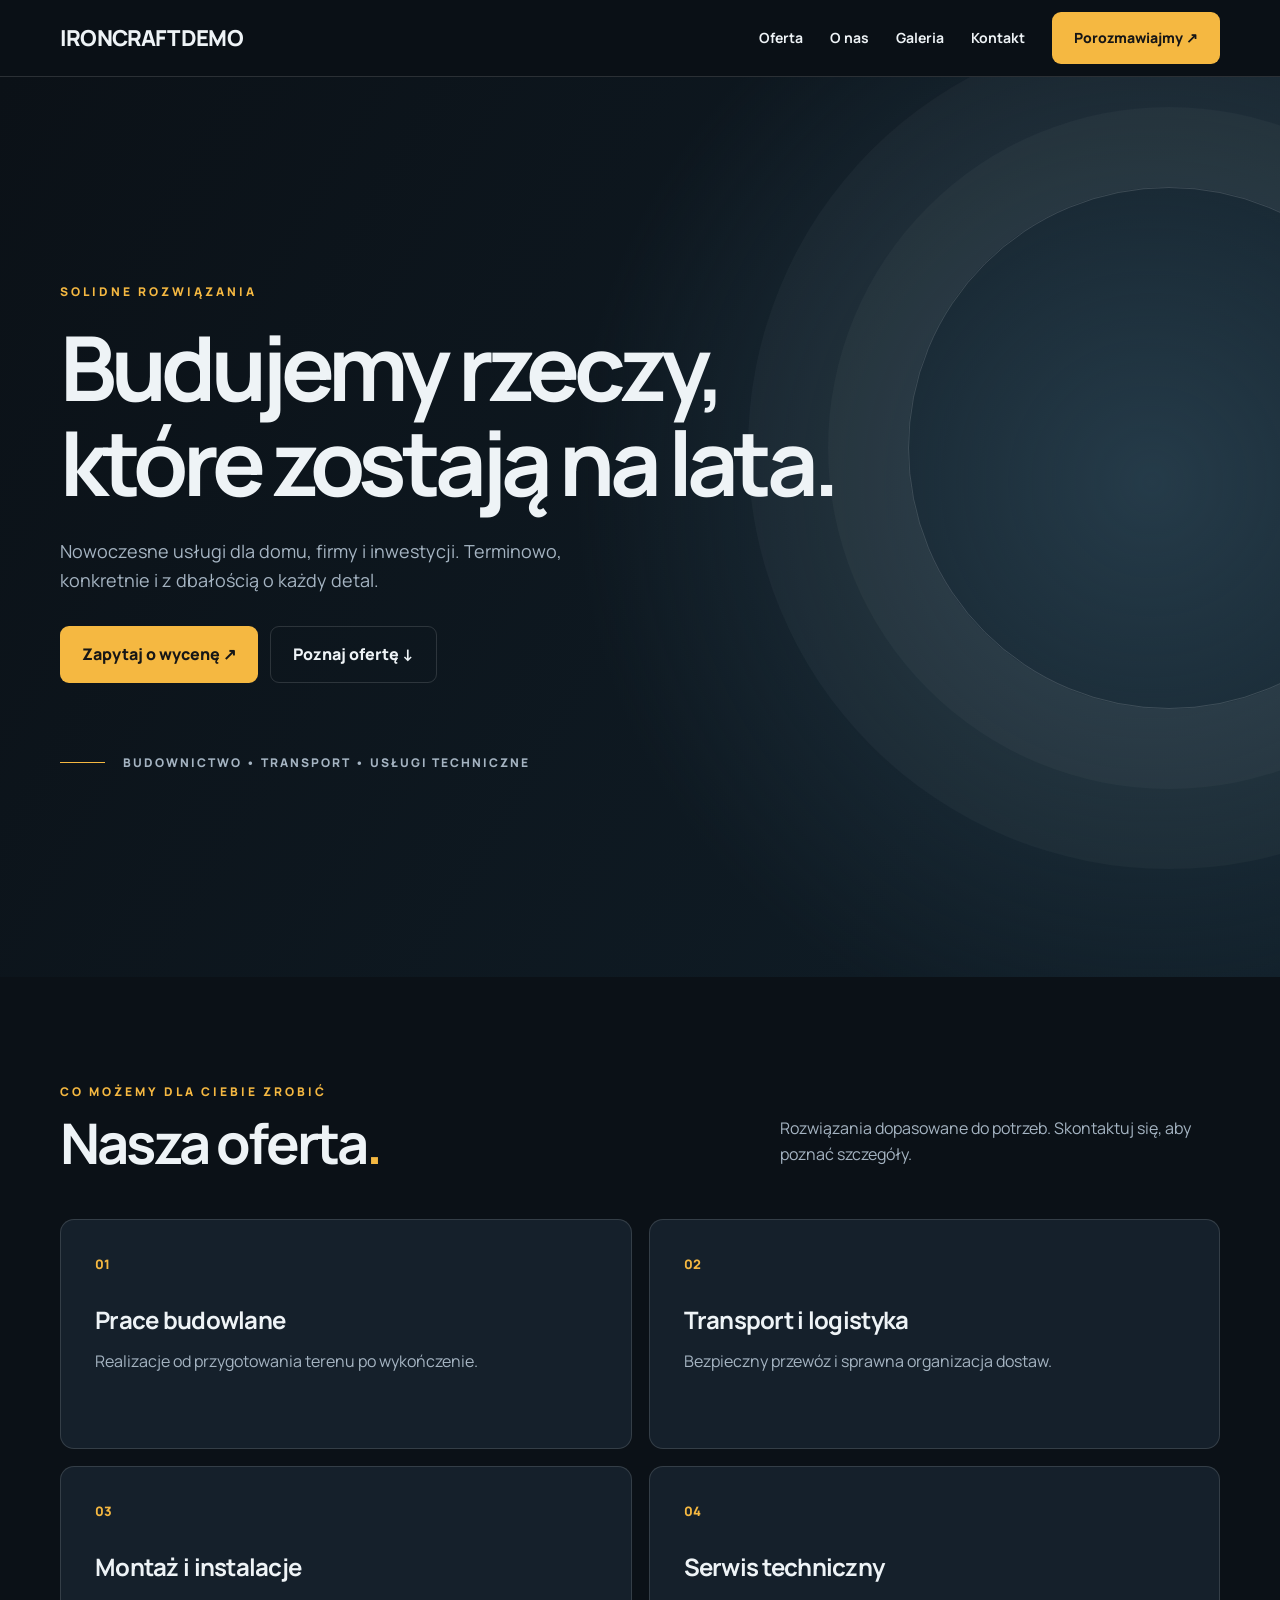
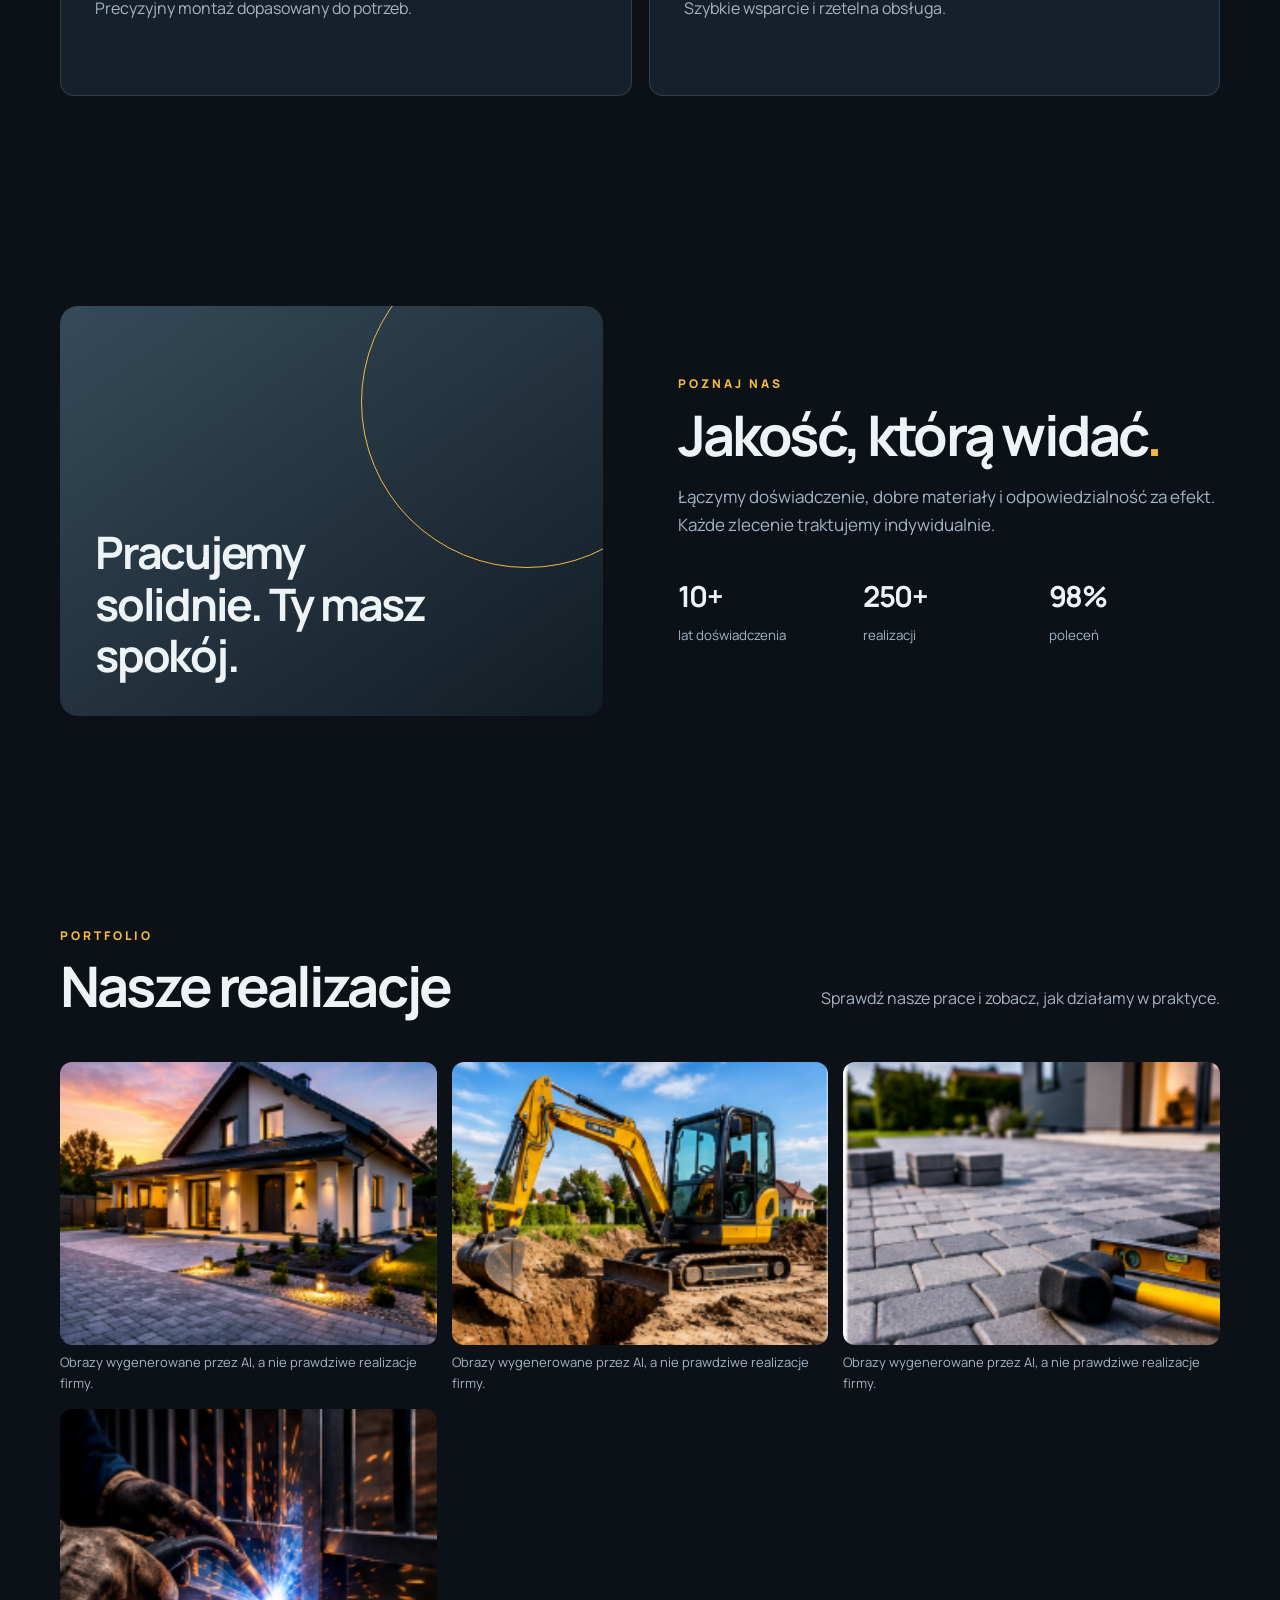
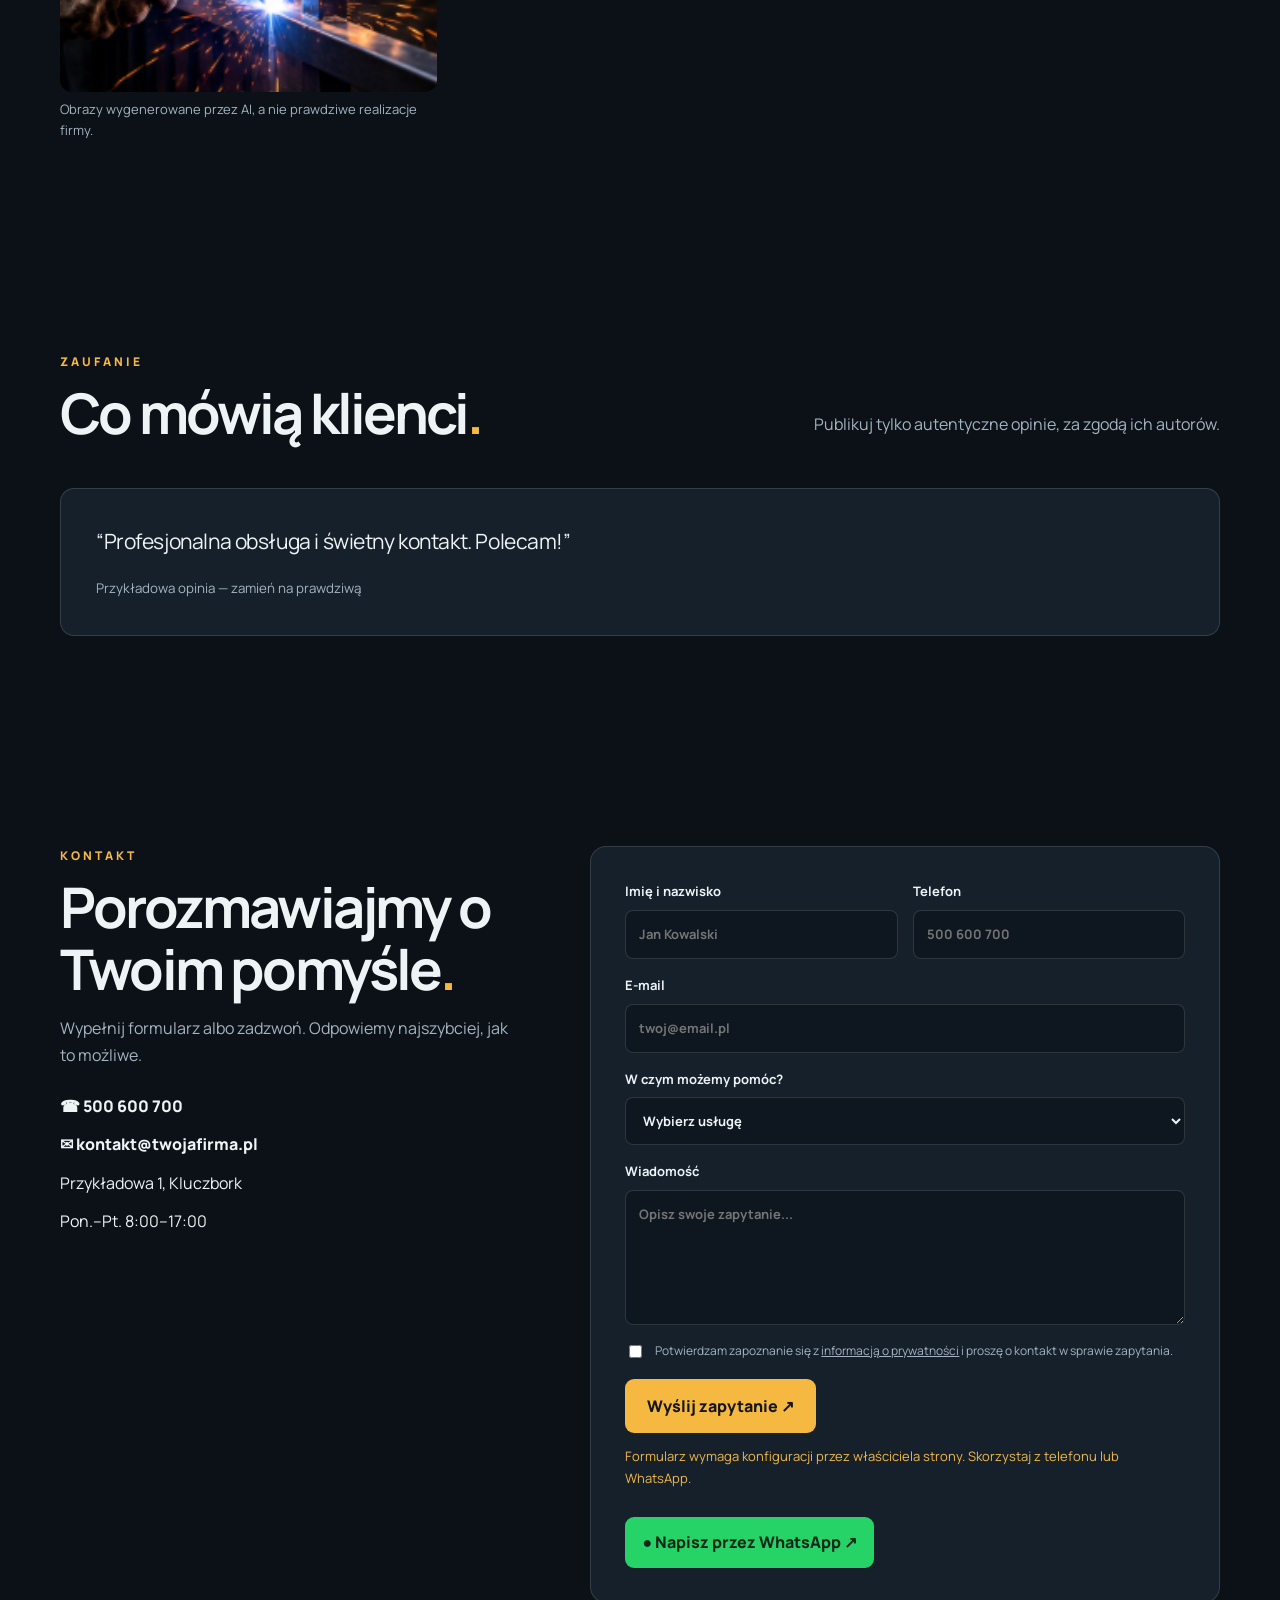
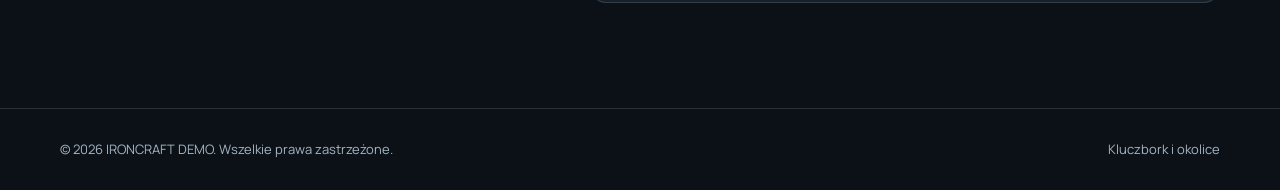
<file: index.html>
<!doctype html><html lang="pl"><head><meta charset="utf-8"><meta name="viewport" content="width=device-width,initial-scale=1"><meta name="description" content="Strona firmowa — edytuj opis w panelu CMS"><meta name="theme-color" content="#0b1117"><title>IRONCRAFT — profesjonalne usługi</title><link rel="stylesheet" href="/style.css"><script src="/script.js" defer></script></head><body>
<header class="topbar"><div class="wrap nav"><a href="#start" class="logo" id="brand">IRONCRAFT<b>.</b></a><nav class="navlinks" aria-label="Menu"><a href="#oferta">Oferta</a><a href="#o-nas">O nas</a><a href="#galeria">Galeria</a><a href="#kontakt">Kontakt</a><a class="button" href="#kontakt">Porozmawiajmy ↗</a></nav></div></header>
<main><section class="hero" id="start"><div class="wrap hero-inner"><div class="eyebrow reveal" id="tag">SOLIDNE ROZWIĄZANIA</div><h1 class="reveal" id="headline">Budujemy rzeczy,
które zostają na lata.</h1><p class="reveal" id="intro">Nowoczesne usługi dla domu, firmy i inwestycji. Terminowo, konkretnie i z dbałością o każdy detal.</p><div class="actions reveal"><a class="button" href="#kontakt" id="heroCta">Zapytaj o wycenę ↗</a><a class="button ghost" href="#oferta">Poznaj ofertę ↓</a></div><div class="hero-side reveal" id="industry">Budownictwo • Transport • Usługi techniczne</div></div></section>
<section class="services" id="oferta"><div class="wrap"><div class="section-top reveal"><div><div class="eyebrow">Co możemy dla Ciebie zrobić</div><h2>Nasza oferta<span style="color:var(--accent)">.</span></h2></div><p>Rozwiązania dopasowane do potrzeb. Skontaktuj się, aby poznać szczegóły.</p></div><div class="service-grid" id="serviceGrid"></div></div></section>
<section id="o-nas"><div class="wrap about-grid"><div class="visual reveal"><strong id="heroQuote">Pracujemy solidnie. Ty masz spokój.</strong></div><div class="about-copy reveal"><div class="eyebrow">Poznaj nas</div><h2>Jakość, którą widać<span style="color:var(--accent)">.</span></h2><p id="about">Łączymy doświadczenie, dobre materiały i odpowiedzialność za efekt. Każde zlecenie traktujemy indywidualnie.</p><div class="stats" id="stats"></div></div></div></section>
<section id="galeria"><div class="wrap"><div class="section-top reveal"><div><div class="eyebrow">Portfolio</div><h2 id="galleryTitle">Galeria<span style="color:var(--accent)">.</span></h2></div><p>Sprawdź nasze prace i zobacz, jak działamy w praktyce.</p></div><div class="gallery" id="galleryGrid"><div class="empty">Wczytywanie galerii…</div></div></div></section>
<section class="testimonials" id="opinie"><div class="wrap"><div class="section-top reveal"><div><div class="eyebrow">Zaufanie</div><h2>Co mówią klienci<span style="color:var(--accent)">.</span></h2></div><p>Publikuj tylko autentyczne opinie, za zgodą ich autorów.</p></div><div id="testimonials"></div></div></section>
<section id="kontakt"><div class="wrap contact-grid"><div class="contact-copy reveal"><div class="eyebrow">Kontakt</div><h2>Porozmawiajmy o Twoim pomyśle<span style="color:var(--accent)">.</span></h2><p>Wypełnij formularz albo zadzwoń. Odpowiemy najszybciej, jak to możliwe.</p><div class="contact-info"><a id="phoneLink" href="#">Telefon</a><a id="emailLink" href="#">E-mail</a><span id="address">Adres</span><span id="hours">Godziny</span><a id="mapLink" href="#" target="_blank" rel="noopener" hidden>Zobacz na mapie ↗</a><a id="facebookLink" href="#" target="_blank" rel="noopener" hidden>Facebook ↗</a><a id="instagramLink" href="#" target="_blank" rel="noopener" hidden>Instagram ↗</a></div></div><div class="formbox reveal"><form id="contactForm" method="POST"><div class="form-grid"><label class="field">Imię i nazwisko<input name="name" autocomplete="name" required maxlength="100" placeholder="Jan Kowalski"></label><label class="field">Telefon<input name="phone" type="tel" autocomplete="tel" required maxlength="25" placeholder="500 600 700"></label></div><label class="field">E-mail<input name="email" type="email" autocomplete="email" placeholder="twoj@email.pl"></label><label class="field">W czym możemy pomóc?<select name="service" id="serviceSelect" required><option value="">Wybierz usługę</option></select></label><label class="field">Wiadomość<textarea name="message" rows="5" maxlength="4000" required placeholder="Opisz swoje zapytanie..."></textarea></label><label class="check"><input type="checkbox" name="consent" value="tak" required><span>Potwierdzam zapoznanie się z <a href="/polityka-prywatnosci.html" target="_blank">informacją o prywatności</a> i proszę o kontakt w sprawie zapytania.</span></label><button type="submit" class="button">Wyślij zapytanie ↗</button><p id="formStatus" class="formstatus" role="status" aria-live="polite"></p></form><a id="whatsapp" class="whatsapp" href="#" target="_blank" rel="noopener" hidden>● Napisz przez WhatsApp ↗</a></div></div></section></main>
<footer class="footer"><div class="wrap"><span>© <span id="year"></span> <span id="footerName">IRONCRAFT</span>. Wszelkie prawa zastrzeżone.</span><span id="footerArea">Kluczbork i okolice</span></div></footer><div class="lightbox" id="lightbox" role="dialog" aria-label="Powiększone zdjęcie" aria-modal="true"><button id="closeLightbox" type="button" aria-label="Zamknij">×</button><img alt="Powiększone zdjęcie" id="lightboxImg"></div></body></html>
</file>
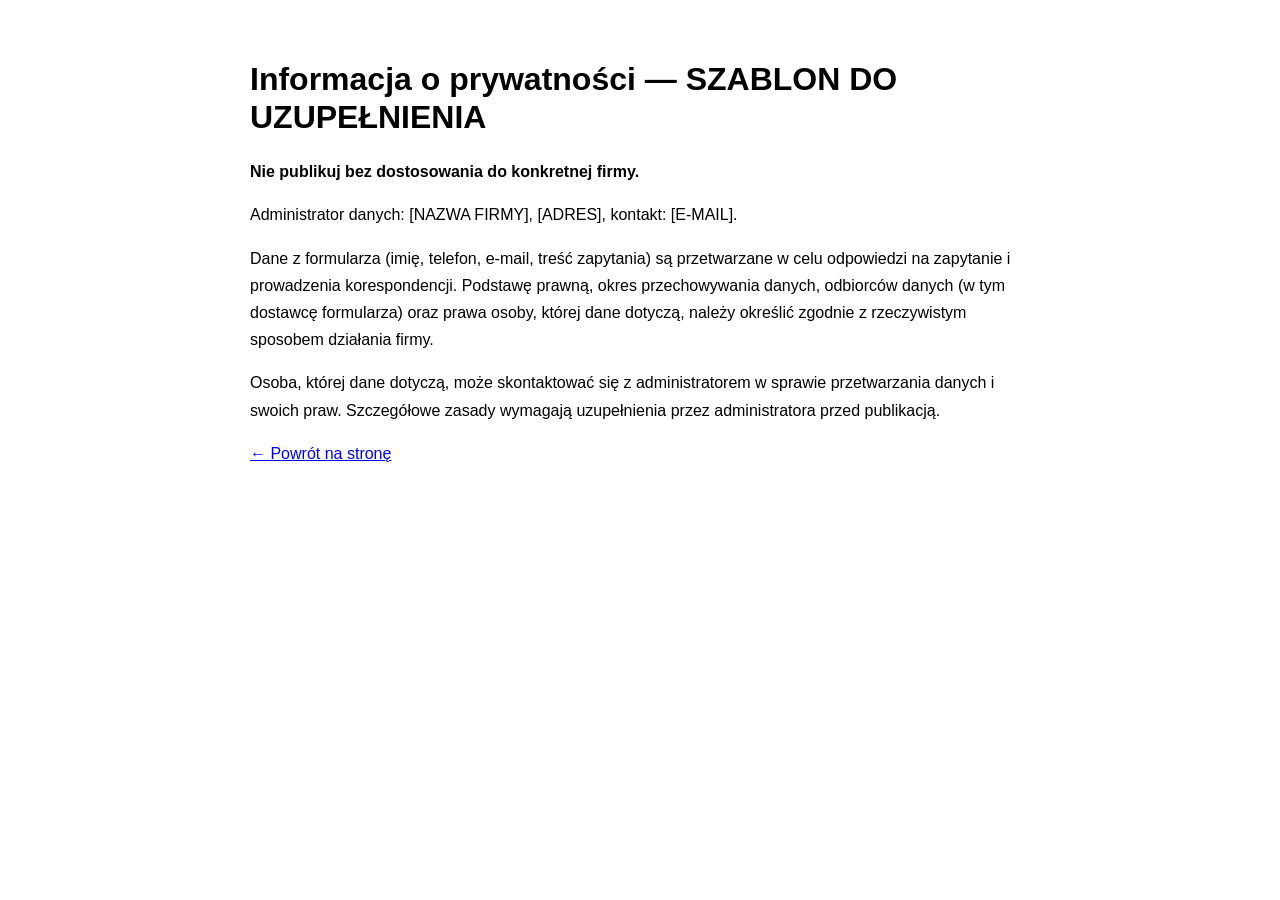
<file: polityka-prywatnosci.html>
<!doctype html><html lang="pl"><head><meta charset="utf-8"><meta name="viewport" content="width=device-width,initial-scale=1"><title>Informacja o prywatności — uzupełnij</title><style>body{font:16px/1.7 Arial,sans-serif;max-width:780px;margin:60px auto;padding:0 20px}h1{line-height:1.2}</style></head><body><h1>Informacja o prywatności — SZABLON DO UZUPEŁNIENIA</h1><p><strong>Nie publikuj bez dostosowania do konkretnej firmy.</strong></p><p>Administrator danych: [NAZWA FIRMY], [ADRES], kontakt: [E-MAIL].</p><p>Dane z formularza (imię, telefon, e-mail, treść zapytania) są przetwarzane w celu odpowiedzi na zapytanie i prowadzenia korespondencji. Podstawę prawną, okres przechowywania danych, odbiorców danych (w tym dostawcę formularza) oraz prawa osoby, której dane dotyczą, należy określić zgodnie z rzeczywistym sposobem działania firmy.</p><p>Osoba, której dane dotyczą, może skontaktować się z administratorem w sprawie przetwarzania danych i swoich praw. Szczegółowe zasady wymagają uzupełnienia przez administratora przed publikacją.</p><p><a href="/">← Powrót na stronę</a></p></body></html>
</file>
<file: style.css>
@import url('https://fonts.googleapis.com/css2?family=DM+Sans:wght@400;500;600;700&family=Manrope:wght@400;500;600;700;800&display=swap');
:root{--bg:#0b1117;--panel:#15202b;--ink:#eef3f6;--muted:#a5b4c2;--accent:#f5b841;--border:#ffffff22;--soft:#18212a}*{box-sizing:border-box}html{scroll-behavior:smooth}body{margin:0;background:var(--bg);color:var(--ink);font-family:Manrope,Arial,sans-serif;line-height:1.65}a{color:inherit;text-decoration:none}button,input,textarea,select{font:inherit}button,a{ -webkit-tap-highlight-color:transparent}.wrap{width:min(1160px,calc(100% - 44px));margin:auto}.topbar{position:sticky;top:0;z-index:50;background:#0b1117ed;backdrop-filter:blur(18px);border-bottom:1px solid var(--border)}.nav{min-height:76px;display:flex;align-items:center;justify-content:space-between;gap:20px}.logo{font-size:22px;letter-spacing:-.8px;font-weight:800}.logo b{color:var(--accent)}.navlinks{display:flex;align-items:center;gap:27px;font-size:14px;font-weight:700}.navlinks a:hover{color:var(--accent)}.button{display:inline-flex;justify-content:center;align-items:center;gap:10px;border:0;border-radius:9px;padding:14px 22px;font-weight:800;cursor:pointer;background:var(--accent);color:#161616;transition:transform .25s,filter .25s}.button:hover{transform:translateY(-3px);filter:brightness(1.07)}.button.ghost{background:transparent;color:var(--ink);border:1px solid var(--border)}.eyebrow{text-transform:uppercase;letter-spacing:3px;font-size:12px;font-weight:800;color:var(--accent)}.hero{min-height:690px;display:flex;align-items:center;overflow:hidden;position:relative;background:radial-gradient(circle at 90% 45%,#253b49 0%,transparent 46%),linear-gradient(120deg,#0b1117,#101e28)}.hero:after{content:'';position:absolute;width:520px;height:520px;right:-150px;top:110px;border:1px solid #ffffff26;border-radius:50%;box-shadow:0 0 0 80px #ffffff08,0 0 0 160px #ffffff08;pointer-events:none}.hero-inner{position:relative;z-index:1;padding:100px 0}.hero h1{font-size:clamp(45px,7vw,91px);letter-spacing:-.065em;line-height:1.06;margin:18px 0 27px;max-width:900px;white-space:pre-line}.hero p{max-width:590px;font-size:18px;color:var(--muted)}.actions{display:flex;flex-wrap:wrap;gap:12px;margin-top:30px}.hero-side{margin-top:70px;display:flex;align-items:center;gap:18px;font-size:12px;font-weight:800;letter-spacing:2px;text-transform:uppercase;color:var(--muted)}.hero-side:before{content:'';display:block;width:45px;height:1px;background:var(--accent)}section{padding:105px 0}.section-top{display:flex;align-items:end;justify-content:space-between;gap:20px;margin-bottom:35px}.section-top p{max-width:440px;color:var(--muted)}h2{font-size:clamp(34px,4.5vw,56px);letter-spacing:-.05em;line-height:1.1;margin:10px 0}.services{background:#18212a#0b1117}.service-grid{display:grid;grid-template-columns:repeat(2,minmax(0,1fr));gap:17px}.service{padding:34px;border-radius:14px;background:var(--panel);border:1px solid var(--border);min-height:230px;transition:transform .3s,border-color .3s}.service:hover{transform:translateY(-7px);border-color:var(--accent)}.service .number{color:var(--accent);font-size:13px;font-weight:800}.service h3{font-size:24px;letter-spacing:-.03em;margin:25px 0 8px}.service p{margin:0;color:var(--muted)}.about-grid{display:grid;grid-template-columns:1fr 1fr;gap:75px;align-items:center}.visual{min-height:410px;border-radius:18px;background:linear-gradient(145deg,#354b5a,#121b23);position:relative;overflow:hidden;display:flex;align-items:flex-end;padding:35px}.visual:before{content:'';width:330px;height:330px;border:1px solid var(--accent);border-radius:50%;position:absolute;right:-90px;top:-70px}.visual strong{position:relative;font-size:clamp(28px,3.5vw,46px);line-height:1.15;letter-spacing:-.05em;max-width:350px}.about-copy p{color:var(--muted);font-size:17px}.stats{display:grid;grid-template-columns:repeat(3,1fr);gap:14px;margin-top:34px}.stat strong{display:block;font-size:29px;letter-spacing:-.05em}.stat small{color:var(--muted)}.gallery{display:grid;grid-template-columns:repeat(3,minmax(0,1fr));gap:15px}.gallery figure{margin:0;min-width:0}.gallery img{display:block;width:100%;aspect-ratio:4/3;object-fit:cover;border-radius:12px;cursor:zoom-in;transition:transform .3s}.gallery img:hover{transform:scale(1.025)}.gallery figcaption{font-size:13px;color:var(--muted);margin-top:7px}.empty{grid-column:1/-1;background:var(--panel);border:1px dashed var(--border);padding:35px;border-radius:12px;color:var(--muted)}.testimonials{background:#18212a#0b1117}.quote-card{background:var(--panel);padding:35px;border-radius:14px;border:1px solid var(--border)}.quote-card blockquote{margin:0 0 15px;font-size:21px;letter-spacing:-.02em}.quote-card small{color:var(--muted)}.contact-grid{display:grid;grid-template-columns:.85fr 1.15fr;gap:65px}.contact-copy p{color:var(--muted)}.contact-info{margin-top:25px;display:grid;gap:12px}.contact-info a{font-weight:800}.contact-info a:hover{color:var(--accent)}.formbox{padding:34px;border:1px solid var(--border);background:var(--panel);border-radius:16px}.form-grid{display:grid;grid-template-columns:1fr 1fr;gap:15px}.field{display:block;font-size:13px;font-weight:700;margin-bottom:16px}.field input,.field select,.field textarea{width:100%;display:block;margin-top:7px;border:1px solid var(--border);border-radius:8px;padding:13px;background:#0e171f;color:var(--ink);outline:none}.field input:focus,.field textarea:focus,.field select:focus{border-color:var(--accent)}.check{display:flex;align-items:flex-start;gap:10px;font-size:12px;color:var(--muted);margin:6px 0 18px}.check input{margin-top:4px}.check a{text-decoration:underline}.formstatus{font-size:13px;color:var(--accent)}.whatsapp{display:inline-flex;align-items:center;gap:9px;background:#25d366;color:#102a1a;border-radius:9px;padding:12px 17px;font-weight:800;margin-top:15px}.footer{border-top:1px solid var(--border);padding:30px 0;color:var(--muted);font-size:13px}.footer .wrap{display:flex;justify-content:space-between;gap:20px;flex-wrap:wrap}.reveal{opacity:0;transform:translateY(26px);transition:opacity .75s,transform .75s}.reveal.visible{opacity:1;transform:translateY(0)}.lightbox{position:fixed;inset:0;z-index:100;background:#000e;display:none;align-items:center;justify-content:center;padding:35px;cursor:zoom-out}.lightbox.open{display:flex}.lightbox img{max-width:100%;max-height:90vh;object-fit:contain;border-radius:8px}.lightbox button{position:absolute;right:15px;top:12px;background:#fff;color:#111;border:0;border-radius:8px;padding:7px 14px;font-size:23px;cursor:pointer}@media(max-width:760px){.nav{min-height:65px}.navlinks a:not(.button){display:none}.hero{min-height:580px}.hero-inner{padding:65px 0}.hero:after{right:-360px}.about-grid,.contact-grid{grid-template-columns:1fr;gap:30px}.service-grid{grid-template-columns:1fr}.gallery{grid-template-columns:repeat(2,1fr)}.section-top{display:block}section{padding:70px 0}.visual{min-height:300px}.formbox{padding:20px}}@media(max-width:480px){.wrap{width:min(100% - 30px,1160px)}.gallery,.form-grid{grid-template-columns:1fr}.hero h1{font-size:46px}.button{padding:12px 15px;font-size:13px}.navlinks .button{font-size:12px}.stats{gap:7px}.stat strong{font-size:24px}}@media(prefers-reduced-motion:reduce){*,*:before,*:after{animation:none!important;transition:none!important;scroll-behavior:auto!important}.reveal{opacity:1;transform:none}}
</file>
